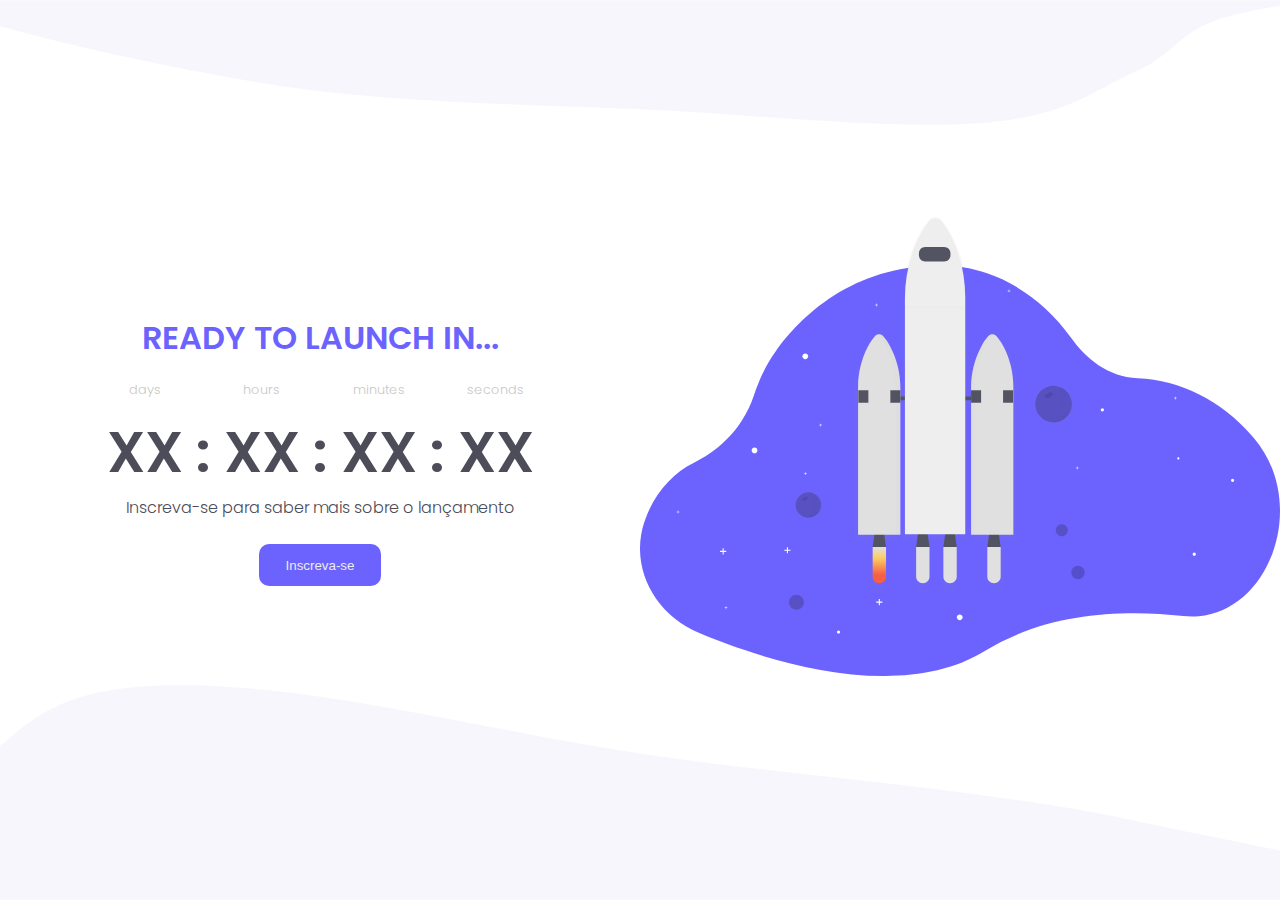
<file: Countdown/index.html>
<!DOCTYPE html>
<html lang="en">
<head>
  <meta charset="UTF-8">
  <meta http-equiv="X-UA-Compatible" content="IE=edge">
  <meta name="viewport" content="width=device-width, initial-scale=1.0">
  <link rel="stylesheet" media="screen" type="text/css" href="./style.css">
  <title>Countdown</title>
</head>
<body>
  <div class="background">
    <div class="launch-info">
      <h2 class="title">ready to launch in...</h2>

      <h1 class="timer">
        <span class="days">XX</span> : <span class="hours">XX</span> : <span class="minutes">XX</span> : <span class="seconds">XX</span>
      </h1>
      <p class="description">Inscreva-se para saber mais sobre o lançamento</p>
      <button class="subscribe-button">Inscreva-se</button>
    </div>
    <div class="launch-image">
      <img src="./images/rocket.svg">
    </div>
  </div>
  <script src="./main.js"></script>
</body>
</html>
</file>
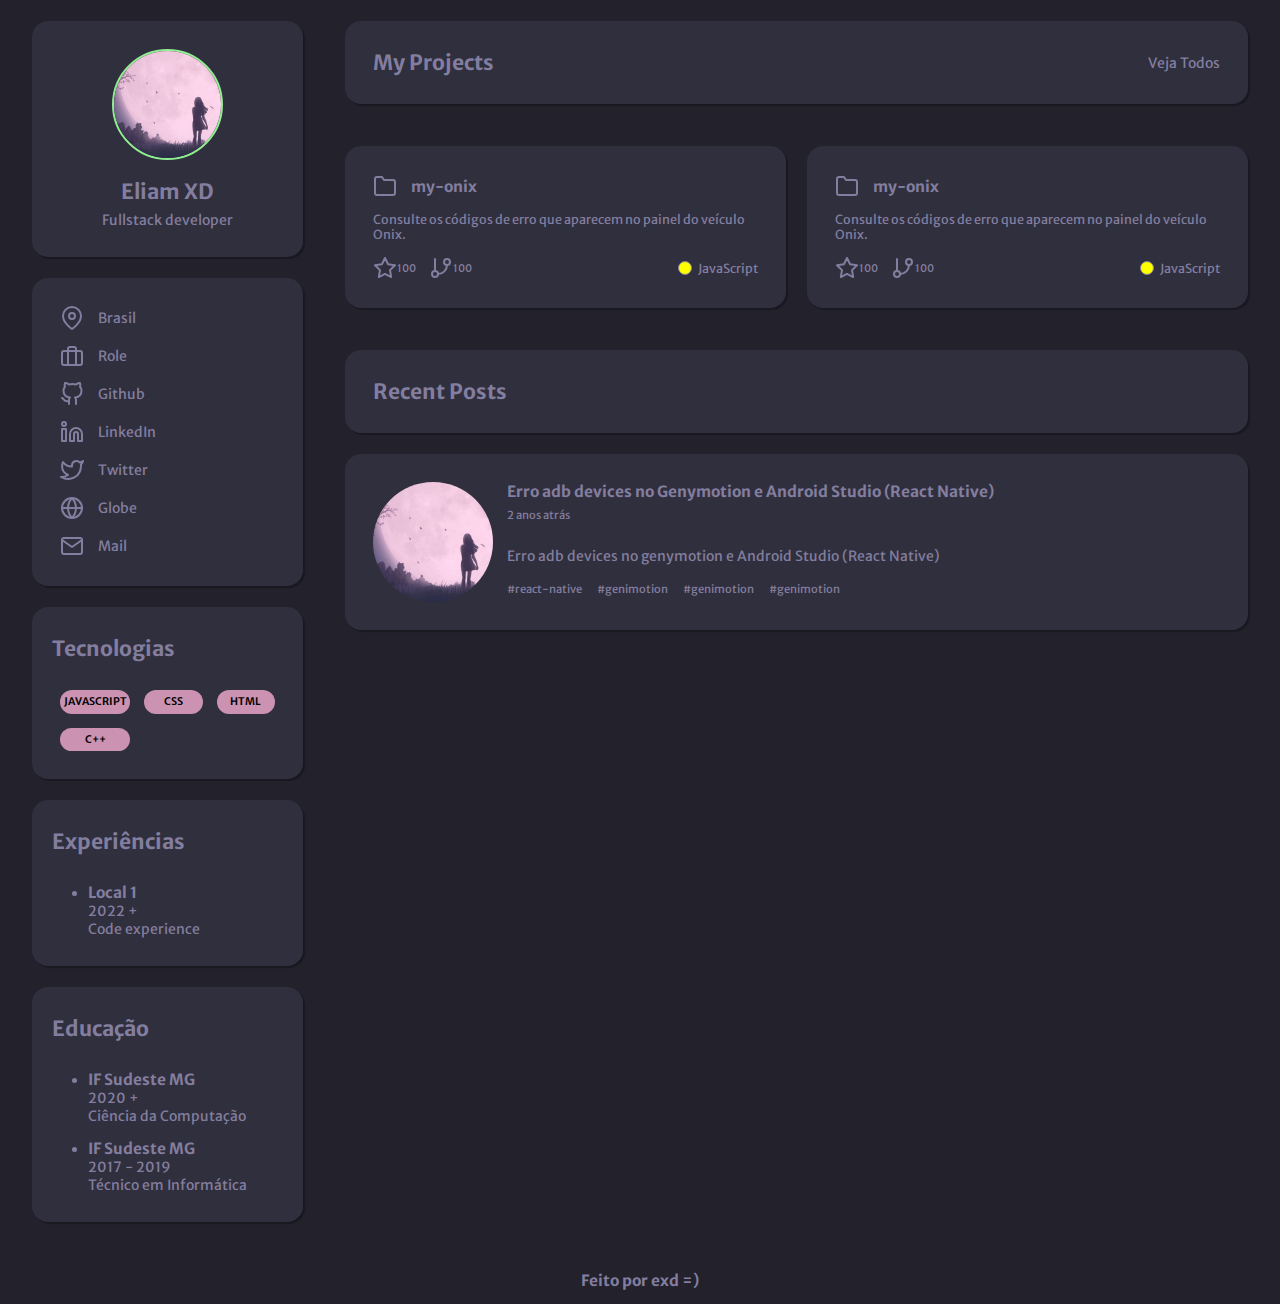
<file: Portfolio/index.html>
<!DOCTYPE html>
<html lang="pt-BR">
<head>
  <meta charset="UTF-8">
  <meta http-equiv="X-UA-Compatible" content="IE=edge">
  <meta name="viewport" content="width=device-width, initial-scale=1.0">
  <title>Portfolio</title>
  <link rel="stylesheet" type="text/css" media="screen" href="style.css">
  <link rel="icon" href="./assets/favicon.ico">
</head>
<body>
  <main>
    <!-- LEFT COLUMN -->
    <div class="personal-info-container">
      <!-- PROFILE -->
      <div class="card c-person">
        <img src="./img/user.png" alt="Profile Picture" class="user-img lightgreen-border">
        <h2>Eliam XD</h2>
        <p class="description">Fullstack developer</p>
      </div>

      <!-- ICONS | LINKS | SOCIAL MEDIA -->
      <div class="card">
        <ul class="list-info">
          <li><a href="#"><img src="./assets/map-pin.svg" alt="MapPin"><p>Brasil</p></a></li>
          <li><a href="#"><img src="./assets/briefcase.svg" alt="Role"><p>Role</p></a></li>
          <li><a href="#"><img src="./assets/github.svg" alt="Github"><p>Github</p></a></li>
          <li><a href="#"><img src="./assets/linkedin.svg" alt="LinkedIn"><p>LinkedIn</p></a></li>
          <li><a href="#"><img src="./assets/twitter.svg" alt="Twitter"><p>Twitter</p></a></li>
          <li><a href="#"><img src="./assets/globe.svg" alt="Globe"><p>Globe</p></a></li>
          <li><a href="#"><img src="./assets/mail.svg" alt="Mail"><p>Mail</p></a></li>
        </ul>
      </div>

      <!-- TECH -->
      <div class="card tech">
        <h2 class="card-recued-title">Tecnologias</h2>
        <ul class="list-skills">
          <li>javascript</li>
          <li>css</li>
          <li>html</li>
          <li>c++</li>
        </ul>
      </div>

      <!-- EXPERIENCE -->
      <div class="card experience">
        <h2 class="card-recued-title">Experiências</h2>
        <ul class="list-dot">
          <li>
            <h4>Local 1</h6>
            <span class="date-info">2022 +</span>
            <span class="info">Code experience</span>
          </li>
        </ul>
      </div>

      <!-- EDUCATION -->
      <div class="card education">
        <h2 class="card-recued-title">Educação</h2>
        <ul class="list-dot">
          <li>
            <h4>IF Sudeste MG</h6>
            <span class="date-info">2020 +</span>
            <span class="info">Ciência da Computação</span>
          </li>
          <li>
            <h4>IF Sudeste MG</h6>
            <span class="date-info">2017 - 2019</span>
            <span class="info">Técnico em Informática</span>
          </li>
        </ul>
      </div>
    </div>

    <!-- RIGHT COLUMN -->
    <div class="projects-container">
      <!-- MY PROJECTS -->
      <div class="card my-projects">
        <h2>My Projects</h2>
        <a href="#">Veja Todos</a> 
      </div>

      <!-- PROJECTS -->
      <div class="container-projects">
        <div class="card project">
          <div class="project-header">
            <a href="#"><img src="./assets/folder.svg" alt="Folder"><h4>my-onix</h4></a>
          </div>
          <p class="project-desc">Consulte os códigos de erro que aparecem no painel do veículo Onix.</p>
          <div class="project-footer">
            <div class="counter-info">
              <div class="star"><img src="./assets/star.svg" alt="Star"><span>100</span></div>
              <div class="branch"><img src="./assets/git-branch.svg" alt="Git-Branch"><span>100</span></div>
            </div>
            <div class="language"><span class="language-color"></span><p>JavaScript</p></div>
          </div>
        </div>

        <div class="card project">
          <div class="project-header">
            <a href="#"><img src="./assets/folder.svg" alt="Folder"><h4>my-onix</h4></a>
          </div>
          <p class="project-desc">Consulte os códigos de erro que aparecem no painel do veículo Onix.</p>
          <div class="project-footer">
            <div class="counter-info">
              <div class="star"><img src="./assets/star.svg" alt="Star"><span>100</span></div>
              <div class="branch"><img src="./assets/git-branch.svg" alt="Git-Branch"><span>100</span></div>
            </div>
            <div class="language"><span class="language-color"></span><p>JavaScript</p></div>
          </div>
        </div>
        
      </div>
      
      <!-- RECENT POSTS -->
      <div class="card">
        <h2>Recent Posts</h2>
      </div>

      <!-- POSTS -->
      <div class="card">
        <div class="post-container">
          <img src="./img/user.png" alt="Profile Picture" class="user-img">
          <div class="post-info">
            <h4>Erro adb devices no Genymotion e Android Studio (React Native)</h4>
            <p class="post-time">2 anos atrás</p>
            <p class="post-info">Erro adb devices no genymotion e Android Studio (React Native)</p>
            <div class="tags">
              <span><a href="#">#react-native</a></span>
              <span><a href="#">#genimotion</a></span>
              <span><a href="#">#genimotion</a></span>
              <span><a href="#">#genimotion</a></span>
            </div>
          </div>
        </div>
      </div>
    </div>
  </main>

  <!-- FOOTER -->
  <footer>
    <h4>Feito por exd =)</h4>
  </footer>

</body>
</html>
</file>
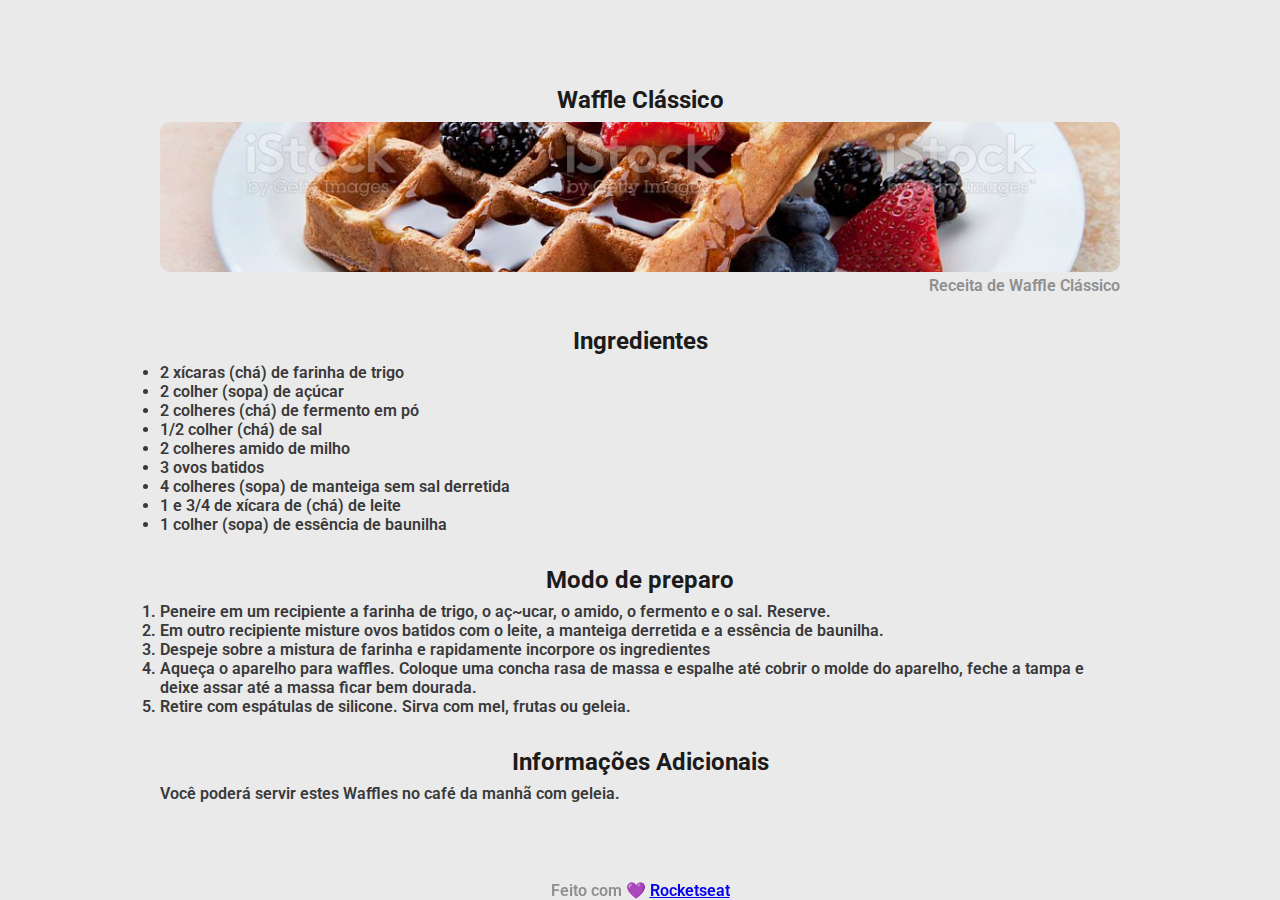
<file: Página de Receitas/index.html>
<!DOCTYPE html>
<html lang="pt-BR">
<head>
  <meta charset="UTF-8">
  <meta http-equiv="X-UA-Compatible" content="IE=edge">
  <meta name="viewport" content="width=device-width, initial-scale=1.0">
  <link rel="stylesheet" media="screen" type="text/css" href="./style.css">
  <title>Receitas</title>
</head>
<body>
  <div class="container-out">
    <div class="container-in">
      <h2>Waffle Clássico</h2>

      <figure>
        <img src="./imgs/waffle.jpg" alt="Texto descritivo da imagem" />
        <figcaption>Receita de Waffle Clássico</figcaption>
      </figure>

      <h2>Ingredientes</h2>
      <ul>
        <li>2 xícaras (chá) de farinha de trigo</li>
        <li>2 colher (sopa) de açúcar</li>
        <li>2 colheres (chá) de fermento em pó</li>
        <li>1/2 colher (chá) de sal</li>
        <li>2 colheres amido de milho</li>
        <li>3 ovos batidos</li>
        <li>4 colheres (sopa) de manteiga sem sal derretida</li>
        <li>1 e 3/4 de xícara de (chá) de leite</li>
        <li>1 colher (sopa) de essência de baunilha</li>
      </ul>

      <h2>Modo de preparo</h2>
      <ol>
        <li>Peneire em um recipiente a farinha de trigo, o aç~ucar, o amido, o fermento e o sal. Reserve.</li>
        <li>Em outro recipiente misture ovos batidos com o leite, a manteiga derretida e a essência de baunilha.</li>
        <li>Despeje sobre a mistura de farinha e rapidamente incorpore os ingredientes</li>
        <li>Aqueça o aparelho para waffles. Coloque uma concha rasa de massa e espalhe até cobrir o molde do aparelho, feche a tampa e deixe assar até a massa ficar bem dourada.</li>
        <li>Retire com espátulas de silicone. Sirva com mel, frutas ou geleia.</li>
      </ol>

      <h2>Informações Adicionais</h2>
      <p>Você poderá servir estes Waffles no café da manhã com geleia.</p>
    </div>
  </div>

  <footer>
    <p>Feito com 💜 <a href="#">Rocketseat</a></p>
  </footer>
  
</body>
</html>
</file>
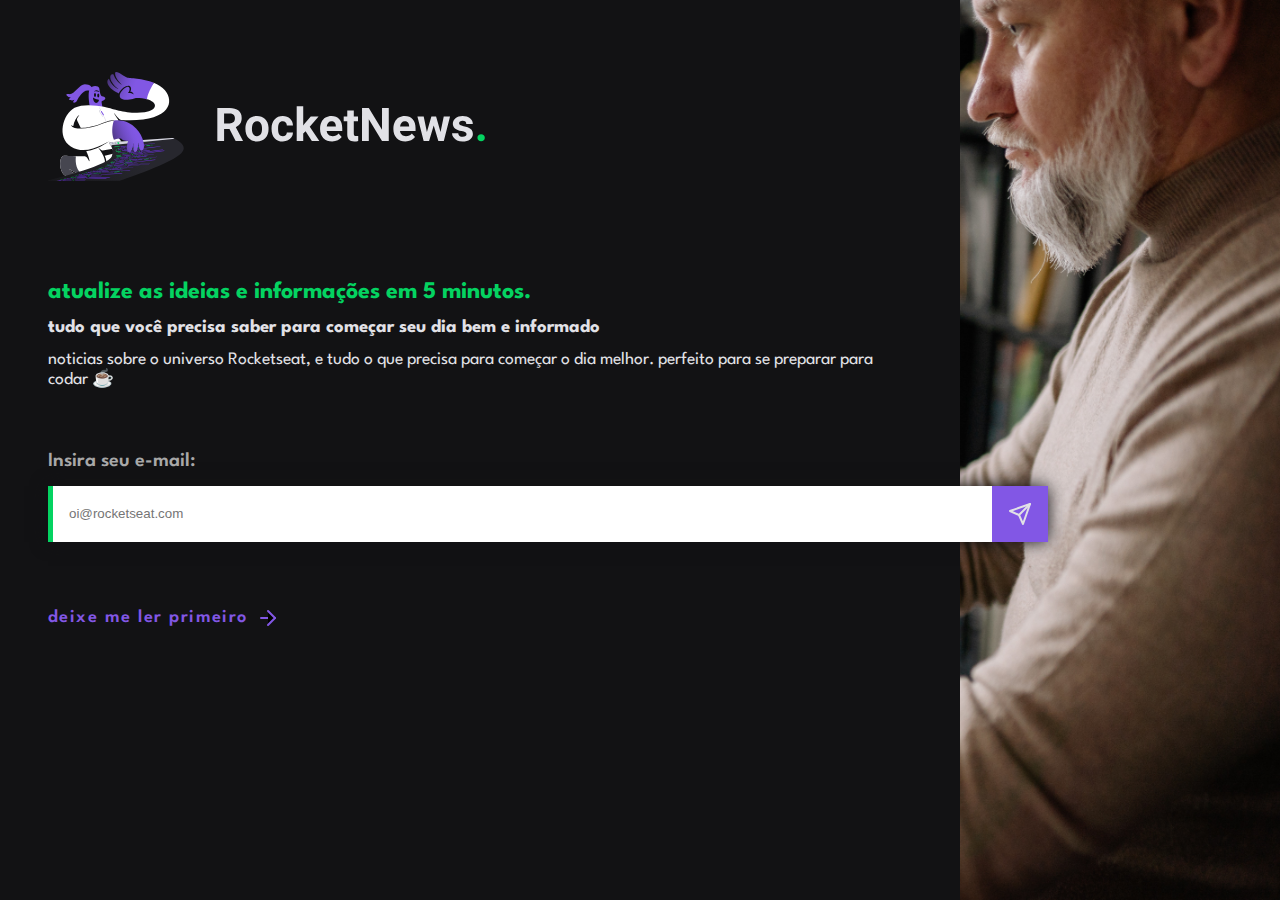
<file: RocketNews/index.html>
<!DOCTYPE html>
<html lang="en">
<head>
  <meta charset="UTF-8">
  <meta http-equiv="X-UA-Compatible" content="IE=edge">
  <meta name="viewport" content="width=device-width, initial-scale=1.0">
  <link rel="stylesheet" type="text/css" href="style.css" media="screen">
  <title>RocketNews</title>
</head>
<body>
  <div class="bg">
    <div class="bg-solid">
      <div class="container">
        <img src="./assets/logo.svg" class="logo">
        <h2>atualize as ideias e informações em 5 minutos.</h2>
        <h3>tudo que você precisa saber para começar seu dia bem e informado</h3>
        <p>noticias sobre o universo Rocketseat, e tudo o que precisa para começar o dia melhor. perfeito para se preparar para codar ☕</p>
        <form>
          <label for="email">Insira seu e-mail:</label>
        <div class="input-with-symbol">
            <input type="email" name="email" placeholder="oi@rocketseat.com"><img class="symbol" src="./assets/send.svg">
        </div>

        <a href='#' class="read-first">deixe me ler primeiro <img src="./assets/arrow-right.svg" alt="ler primeiro"></a>

        </form>
      </div>
    </div>
    <div class="bg-img"></div>
  </div>
  <h1></h1>
</body>
</html>
</file>
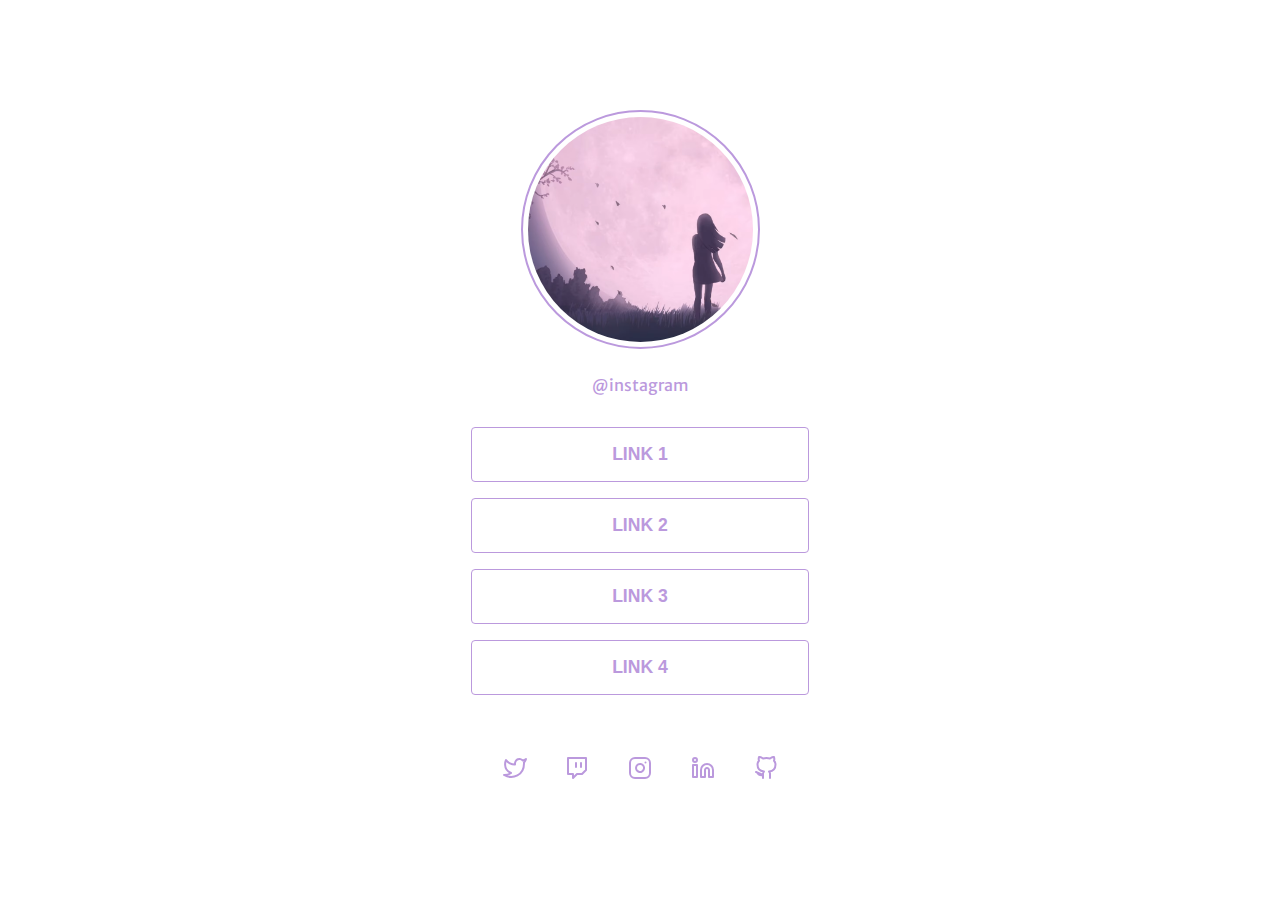
<file: Social Tree/index.html>
<!DOCTYPE html>
<html lang="en">
<head>
  <meta charset="UTF-8">
  <meta http-equiv="X-UA-Compatible" content="IE=edge">
  <meta name="viewport" content="width=device-width, initial-scale=1.0">
  <link rel="stylesheet" media="screen" type="text/css" href="style.css">
  <title>Social Tree</title>
</head>
<body>
  <main>
    <div class="inner-container">
      <div class="info-top">
        <img class="avatar" src="./img/user.png" alt="Picture">
        <a href="https://www.instagram.com/" class="instagram">@instagram</a>
      </div>

      <button type="button">Link 1</button>
      <button type="button">Link 2</button>
      <button type="button">Link 3</button>
      <button type="button">Link 4</button>

      <div class="info-footer">
        <a href="#"><img src="./assets/twitter.svg"></a>
        <a href="#"><img src="./assets/twitch.svg"></a>
        <a href="#"><img src="./assets/instagram.svg"></a>
        <a href="#"><img src="./assets/linkedin.svg"></a>
        <a href="#"><img src="./assets/github.svg"></a>
      </div>
      
    </div>
  </main>
</body>
</html>
</file>
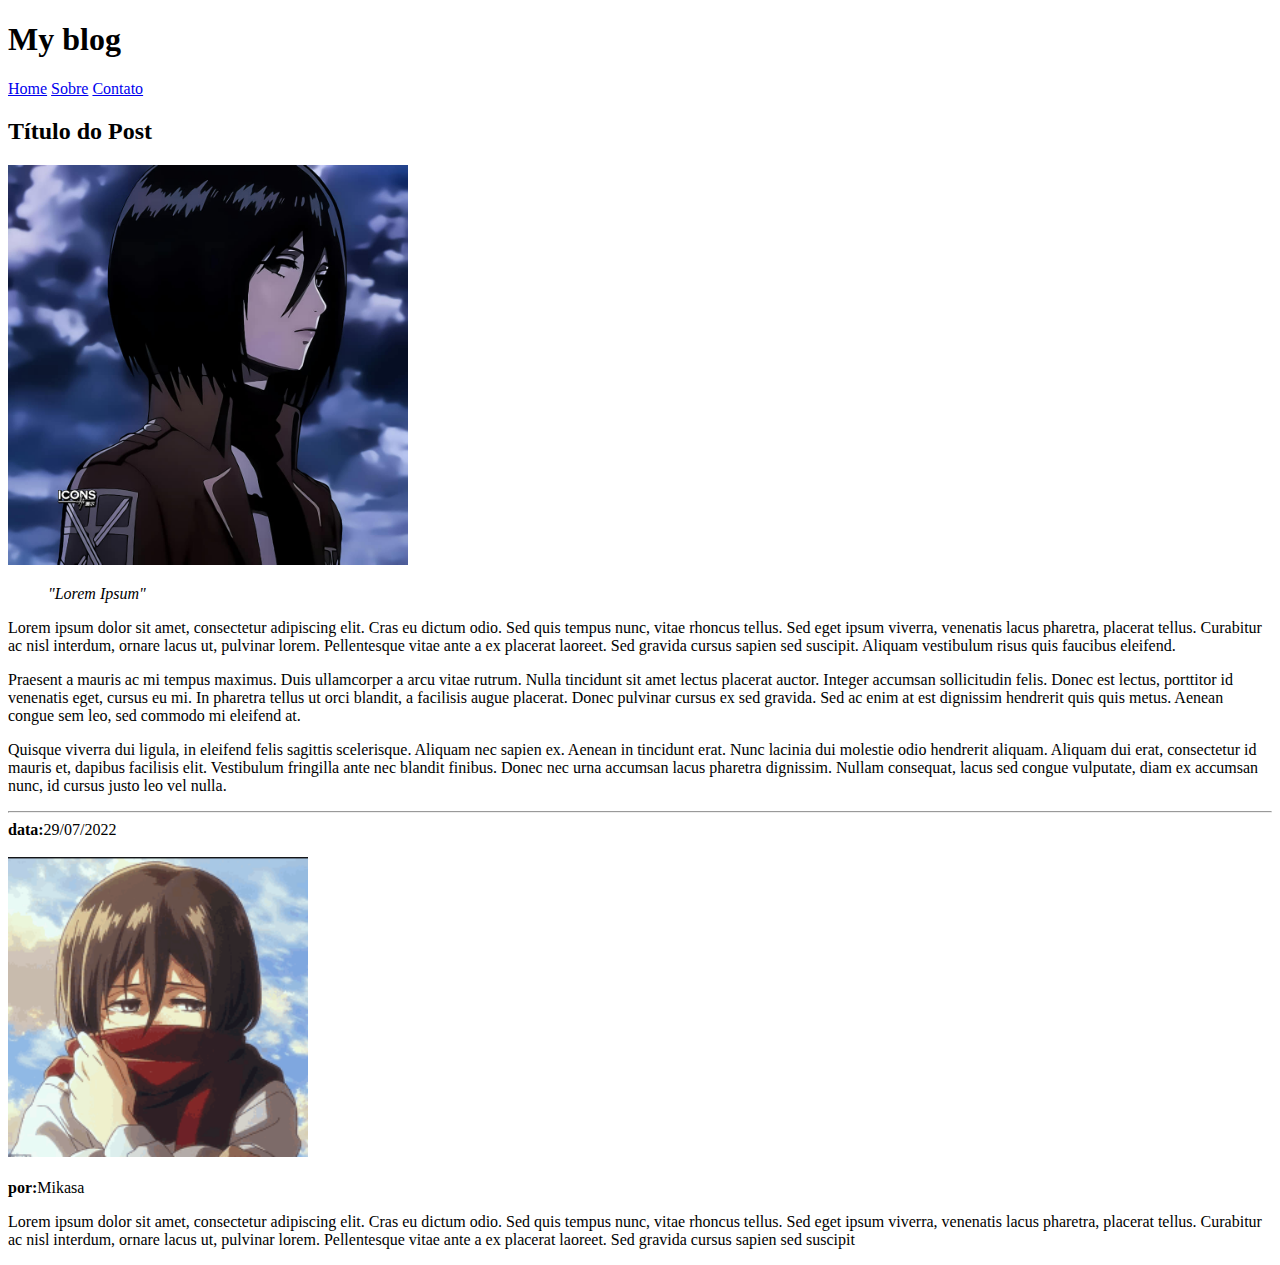
<file: Desafios HTML/Blog Post/index.html>
<!DOCTYPE html>
<html lang="pt-BR">
<head>
  <meta charset="UTF-8">
  <meta http-equiv="X-UA-Compatible" content="IE=edge">
  <meta name="viewport" content="width=device-width, initial-scale=1.0">
  <title>Blog Post</title>
</head>
<body>
  <header>
    <h1>My blog</h1>
    <a href=#>Home</a> <a href=#>Sobre</a> <a href=#>Contato</a>
    
    <article>
      <h2>Título do Post</h2>
      <img src="./imgs/img1.jpg" width="400px"><br>
      <blockquote><cite>"Lorem Ipsum"</cite></blockquote>
      <p>Lorem ipsum dolor sit amet, consectetur adipiscing elit. Cras eu dictum odio. Sed quis tempus nunc, vitae rhoncus tellus. Sed eget ipsum viverra, venenatis lacus pharetra, placerat tellus. Curabitur ac nisl interdum, ornare lacus ut, pulvinar lorem. Pellentesque vitae ante a ex placerat laoreet. Sed gravida cursus sapien sed suscipit. Aliquam vestibulum risus quis faucibus eleifend.</p>
      <p>Praesent a mauris ac mi tempus maximus. Duis ullamcorper a arcu vitae rutrum. Nulla tincidunt sit amet lectus placerat auctor. Integer accumsan sollicitudin felis. Donec est lectus, porttitor id venenatis eget, cursus eu mi. In pharetra tellus ut orci blandit, a facilisis augue placerat. Donec pulvinar cursus ex sed gravida. Sed ac enim at est dignissim hendrerit quis quis metus. Aenean congue sem leo, sed commodo mi eleifend at.</p>
      <p>Quisque viverra dui ligula, in eleifend felis sagittis scelerisque. Aliquam nec sapien ex. Aenean in tincidunt erat. Nunc lacinia dui molestie odio hendrerit aliquam. Aliquam dui erat, consectetur id mauris et, dapibus facilisis elit. Vestibulum fringilla ante nec blandit finibus. Donec nec urna accumsan lacus pharetra dignissim. Nullam consequat, lacus sed congue vulputate, diam ex accumsan nunc, id cursus justo leo vel nulla.</p>
      <hr>
      <aside>
        <b>data:</b>29/07/2022<br><br>
        <img src="./imgs/img2.png" width="300px"><br><br>
        <b>por:</b>Mikasa<br>
        <p>Lorem ipsum dolor sit amet, consectetur adipiscing elit. Cras eu dictum odio. Sed quis tempus nunc, vitae rhoncus tellus. Sed eget ipsum viverra, venenatis lacus pharetra, placerat tellus. Curabitur ac nisl interdum, ornare lacus ut, pulvinar lorem. Pellentesque vitae ante a ex placerat laoreet. Sed gravida cursus sapien sed suscipit</p>
      </aside>
    </article>
  </header>
</body>
</html>
</file>
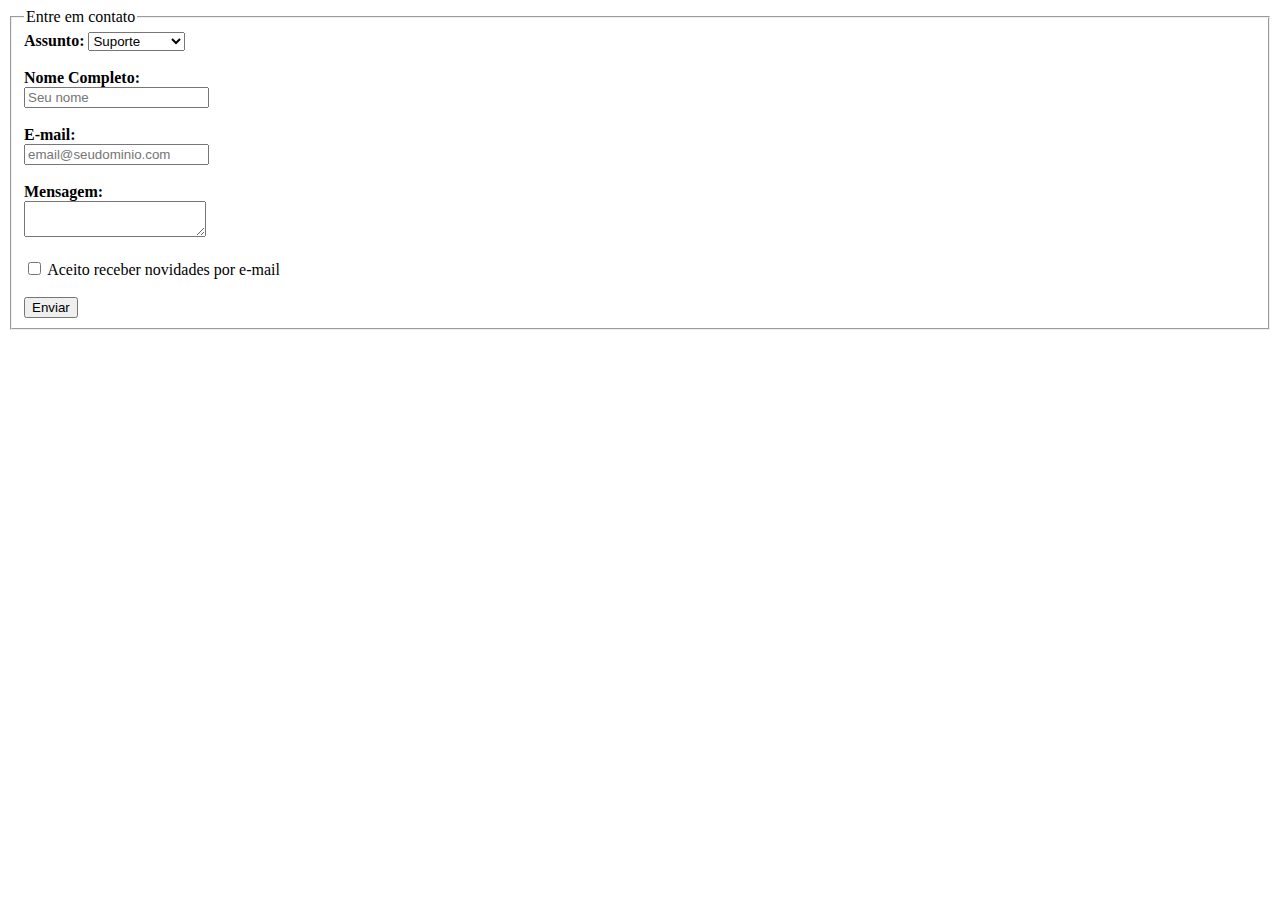
<file: Desafios HTML/Formulário de Contato/index.html>
<!DOCTYPE html>
<html lang="pt-BR">
<head>
  <meta charset="UTF-8">
  <meta http-equiv="X-UA-Compatible" content="IE=edge">
  <meta name="viewport" content="width=device-width, initial-scale=1.0">
  <title>Contato</title>
</head>
<body>
  <form>
    <fieldset>
      <legend>Entre em contato</legend>

      <label for="assunto"><b>Assunto:</b></label>
      <select>
        <option value="suporte">Suporte</option>
        <option value="sugestao">Sugestão</option>
        <option value="reclamacao">Reclamação</option>
      </select>

      <br><br>

      <label for="nome"><b>Nome Completo:</b></label><br>
      <input type="text" name="nome" placeholder="Seu nome">

      <br><br>

      <label for="email"><b>E-mail:</b></label><br>
      <input type="email" name="email" placeholder="email@seudominio.com">

      <br><br>

      <label for="text"><b>Mensagem:</b></label><br>
      <textarea></textarea>

      <br><br>

      <input type="checkbox" name="subscribe">
      <label for = "subscribeNews">Aceito receber novidades por e-mail</label>

      <br><br>

      <button type = "submit">Enviar</button>


    </fieldset>
  </form>
</body>
</html>
</file>
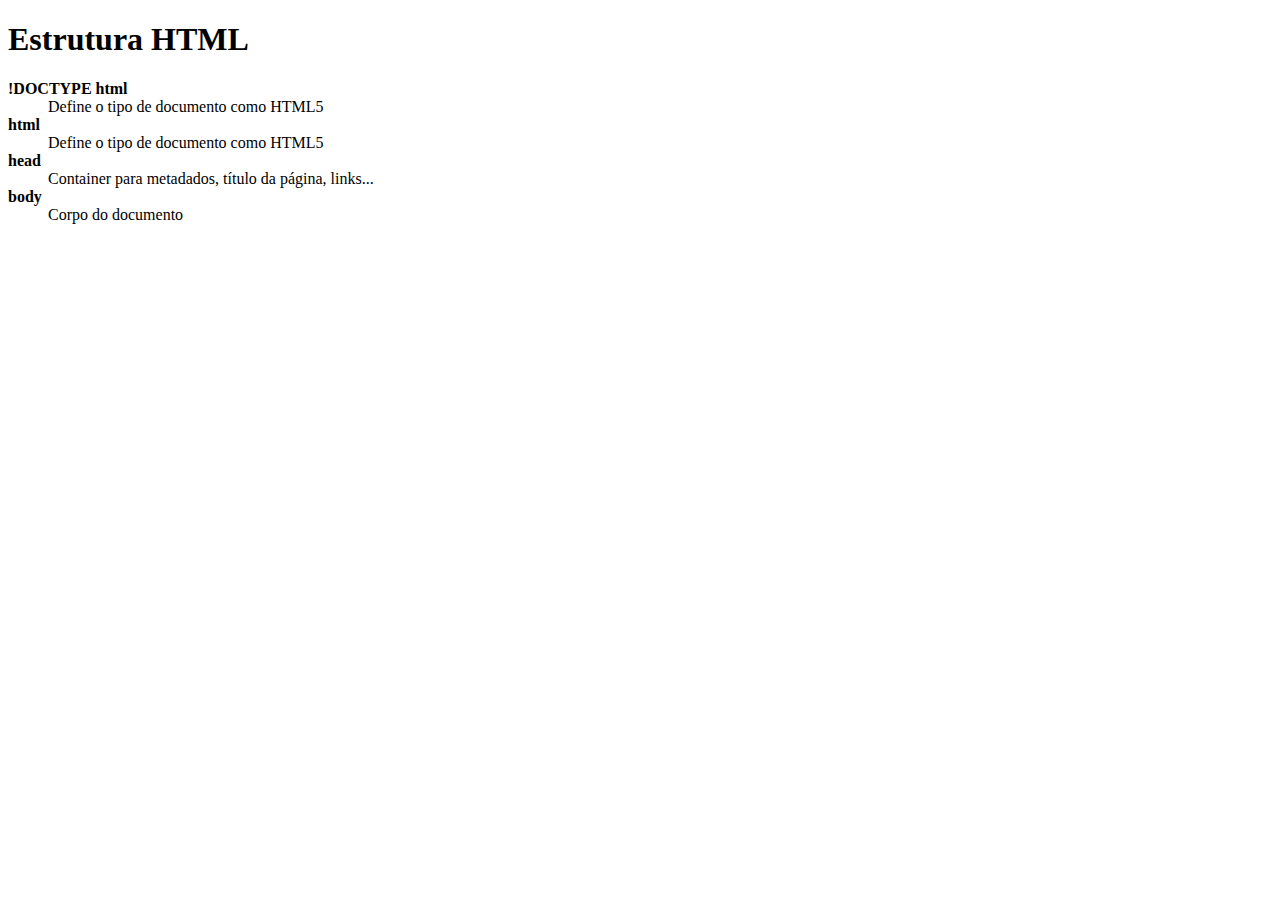
<file: Desafios HTML/Glossário/index.html>
<!DOCTYPE html>
<html lang="pt-BR">
<head>
  <meta charset="UTF-8">
  <meta http-equiv="X-UA-Compatible" content="IE=edge">
  <meta name="viewport" content="width=device-width, initial-scale=1.0">
  <title>Glossário</title>
</head>
<body>
  <h1>Estrutura HTML</h1>
  <dl>
    <dt><b>!DOCTYPE html</b></dt>
    <dd>Define o tipo de documento como HTML5</dd>

    <dt><b>html</b></dt>
    <dd>Define o tipo de documento como HTML5</dd>

    <dt><b>head</b></dt>
    <dd>Container para metadados, título da página, links...</dd>

    <dt><b>body</b></dt>
    <dd>Corpo do documento</dd>
  </dl>
</body>
</html>
</file>
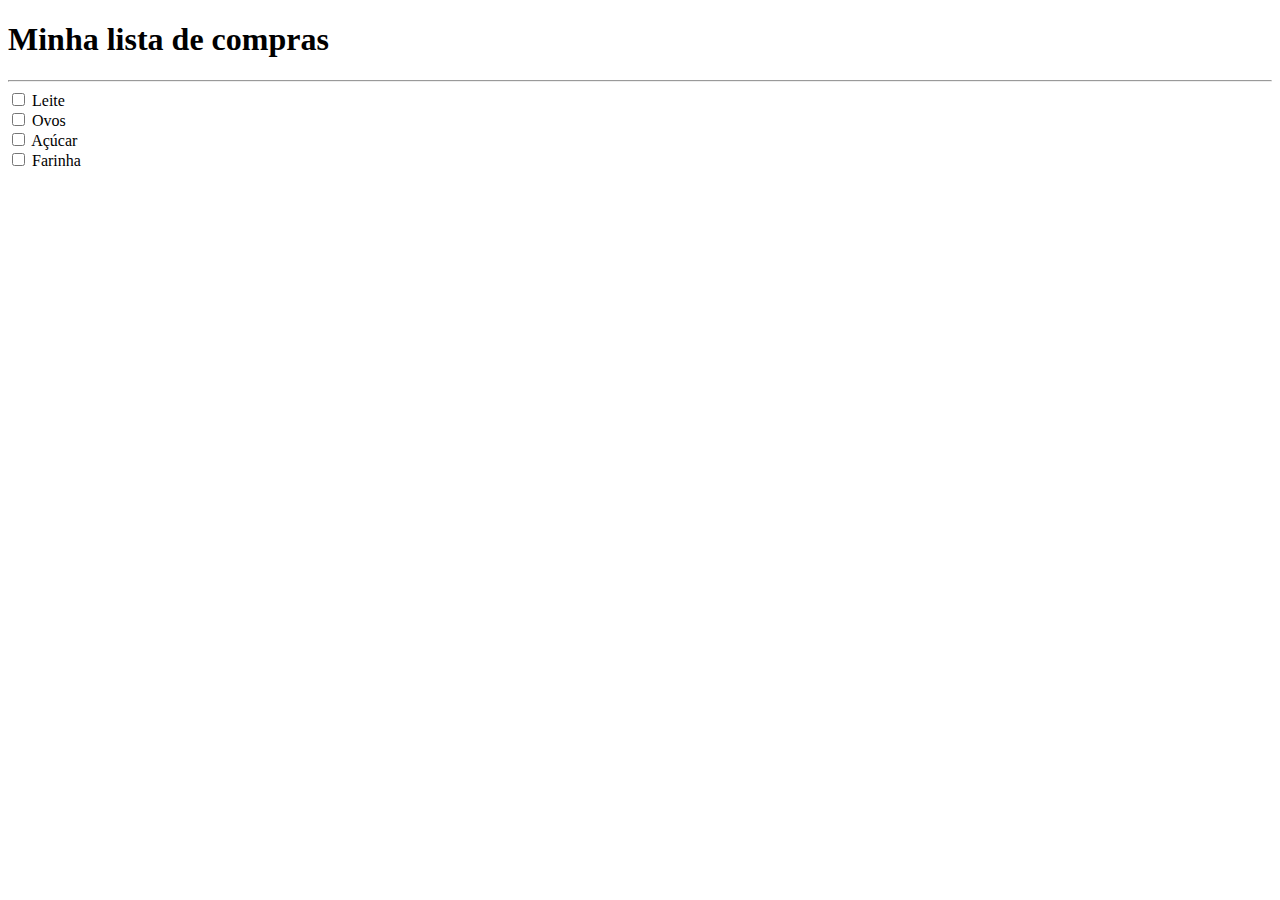
<file: Desafios HTML/Lista de Compras/index.html>
<!DOCTYPE html>
<html lang="pt-BR">
<head>
  <meta charset="UTF-8">
  <meta http-equiv="X-UA-Compatible" content="IE=edge">
  <meta name="viewport" content="width=device-width, initial-scale=1.0">
  <title>Lista de Compras</title>
</head>
<body>
  <h1>Minha lista de compras</h1>
  <hr>
  <form>
    <input type="checkbox" name="lisa-de-compras" value="leite" id="leite">
    <label for="leite">Leite</label><br>

    <input type="checkbox" name="lisa-de-compras" value="ovos" id="ovos">
    <label for="ovos">Ovos</label><br>

    <input type="checkbox" name="lisa-de-compras" value="acucar" id="acucar">
    <label for="acucar">Açúcar</label><br>
    
    <input type="checkbox" name="lisa-de-compras" value="farinha" id="farinha">
    <label for="farinha">Farinha</label>
  </form>
</body>
</html>
</file>
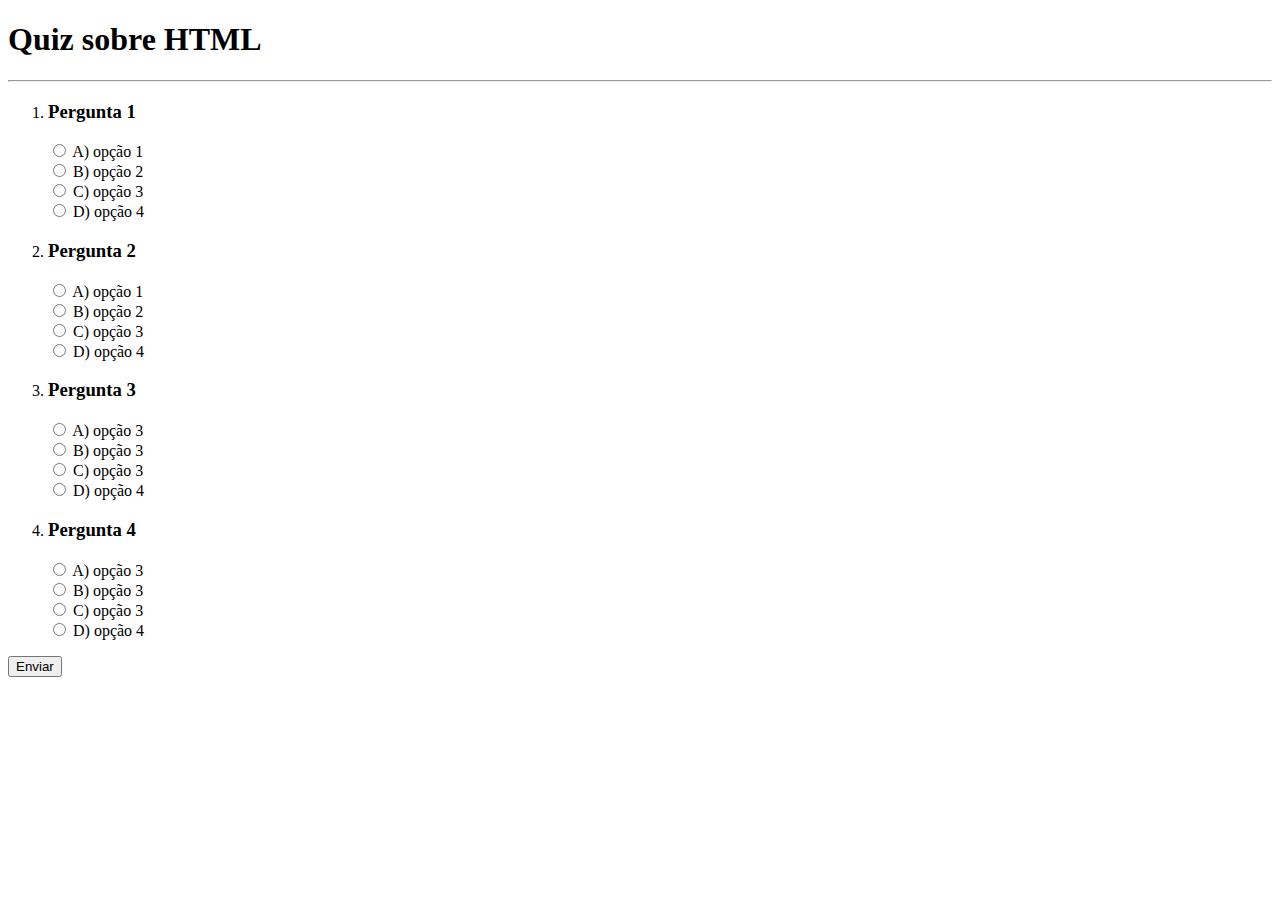
<file: Desafios HTML/Quiz/index.html>
<!DOCTYPE html>
<html lang="pt-BR">
<head>
  <meta charset="UTF-8">
  <meta http-equiv="X-UA-Compatible" content="IE=edge">
  <meta name="viewport" content="width=device-width, initial-scale=1.0">
  <title>Quiz</title>
</head>
<body>
  <h1>Quiz sobre HTML</h1>
  <hr>
  <form>
    <ol>
      <li>
        <h3>Pergunta 1</h3>
        <div>
          <input type="radio" name="question-1" id="question-1-a" value="A" />
          <label for="question-1-a">A) opção 1</label>
        </div>
        <div>
          <input type="radio" name="question-1" id="question-1-b" value="B" />
          <label for="question-1-b">B) opção 2</label>
        </div>
        <div>
          <input type="radio" name="question-1" id="question-1-c" value="C" />
          <label for="question-1-c">C) opção 3</label>
        </div>
        <div>
          <input type="radio" name="question-1" id="question-1-d" value="D" />
          <label for="question-1-d">D) opção 4</label>
        </div>
      </li>
      
      <li>
        <h3>Pergunta 2</h3>
        <div>
          <input type="radio" name="question-2" id="question-2-a" value="A" />
          <label for="question-2-a">A) opção 1</label>
        </div>
        <div>
          <input type="radio" name="question-2" id="question-2-b" value="B" />
          <label for="question-2-b">B) opção 2</label>
        </div>
        <div>
          <input type="radio" name="question-2" id="question-2-c" value="C" />
          <label for="question-2-c">C) opção 3</label>
        </div>
        <div>
          <input type="radio" name="question-2" id="question-2-d" value="D" />
          <label for="question-2-d">D) opção 4</label>
        </div>
      </li>
      
      <li>
        <h3>Pergunta 3</h3>
        <div>
          <input type="radio" name="question-3" id="question-3-a" value="A" />
          <label for="question-3-a">A) opção 3</label>
        </div>
        <div>
          <input type="radio" name="question-3" id="question-3-b" value="B" />
          <label for="question-3-b">B) opção 3</label>
        </div>
        <div>
          <input type="radio" name="question-3" id="question-3-c" value="C" />
          <label for="question-3-c">C) opção 3</label>
        </div>
        <div>
          <input type="radio" name="question-3" id="question-3-d" value="D" />
          <label for="question-3-d">D) opção 4</label>
        </div>
      </li>

      <li>
        <h3>Pergunta 4</h3>
        <div>
          <input type="radio" name="question-4" id="question-4-a" value="A" />
          <label for="question-4-a">A) opção 3</label>
        </div>
        <div>
          <input type="radio" name="question-4" id="question-4-b" value="B" />
          <label for="question-4-b">B) opção 3</label>
        </div>
        <div>
          <input type="radio" name="question-4" id="question-4-c" value="C" />
          <label for="question-4-c">C) opção 3</label>
        </div>
        <div>
          <input type="radio" name="question-4" id="question-4-d" value="D" />
          <label for="question-4-d">D) opção 4</label>
        </div>
      </li>
    </ol>
    <input type="submit" value="Enviar">
  </form>
</body>
</html>
</file>
<file: Countdown/style.css>
@import url('https://fonts.googleapis.com/css2?family=Poppins:wght@300;400;500&display=swap');

:root {
  --black: #4D4C59;
  --purple: #6C63FF;
  --transparent-purple: #6b63ff00;
	--light-grey: #C8C8C8;
  --text-color: #9C9AB6;
  --white-smoke: #ebebeb;

  --transition: 250ms;
}

*, ::before, ::after {
  margin: 0;
  padding: 0;
}

body {
  font-family: 'Poppins', sans-serif;
  color: var(--black);
}


@media screen and (min-width: 801px) {
  body {
    font-size: 16px;
  }
  .background {
    grid-template-columns: 1fr 1fr;
  }
}
@media screen and (min-width: 801px) and (max-width: 850px) {
  body {
    font-size: 14px;
  }
}
@media screen and (max-width: 800px) {
  body {
    font-size: 14px;
  }
  .background {
    grid-template-rows: 1fr 1fr;
  }
}

.background {
  background-image: url('./images/top-image.svg'), url('./images/bottom-image.svg');
  background-position: top, bottom;
  background-repeat: no-repeat, no-repeat;
  background-size:contain;
  height: 100vh;
  width: 100vw;

  display: grid;
  
  justify-content: center;
  align-items: center;
  text-align: center;
}

.launch-image img {
  width: 100%;
}

h1 { font-size: 3.5em; }
h2 { font-size: 2em; }

.title {
  font-weight: 600;
  text-transform: uppercase;
  color: var(--purple);
  padding-bottom: 3rem;
}

.timer {
  font-weight: 600;
}

.timer span {
  position:relative;
  box-sizing: border-box;
}

.days::before { content: "days"; }
.hours::before { content: "hours"; }
.minutes::before { content: "minutes"; }
.seconds::before { content: "seconds"; }

.timer span::before {
  color: var(--light-grey);
  font-weight: 300;
  position: absolute;
  font-size: 0.8rem;
  top: -2rem;
  width: 100%;
}

.description {
  padding-bottom: 1.5rem;
  font-weight: 300;
}

.subscribe-button {
  color: var(--white-smoke);
  background-color: var(--purple);
  border: none;
  padding: 1em 2em;
  border-radius: 10px;
  cursor:pointer;

  transition: color var(--transition);
}

.subscribe-button:hover {
  color: white;
}
</file>
<file: Portfolio/style.css>
@import url('https://fonts.googleapis.com/css2?family=Merriweather+Sans:wght@300&display=swap');

:root {
  font-family: 'Merriweather Sans', sans-serif;
  color: var(--text-color);
  font-size: 14px;
  font-weight: 400;

  --body-bg-color: #22212C;
  --text-color: #837E9F;
  --bg-cards: #302F3D;
  --bg-techs: #CB92B1;
  --radius-card: 16px;
  --transition: 250ms;
}

*, ::after, ::before {
  margin: 0;
  padding: 0;
}

/* RESPONSIVE */


@media screen and (max-width: 880px) {
  body { font-size: 12px; }

  main {
    grid-template-columns: 1fr;
    max-width: 700px;
  }

  .list-skills { grid-template-columns: 1fr 1fr 1fr 1fr; }
}

@media screen and (min-width: 881px) {
  main {
    grid-template-columns: 0.3fr 1fr;
    max-width: 1300px;
  }
  
  .list-skills { grid-template-columns: 1fr 1fr 1fr; }
}

body {
  background-color: var(--body-bg-color);
}

main {
  display: grid;
  justify-content: center;
  gap: 3rem;
  padding: 0 2.5vw;
  margin: 0 auto;
}

.card {
  margin: 1.5rem 0;
  background-color: var(--bg-cards);
  border-radius: var(--radius-card);
  padding: 2rem;
  box-shadow: 2px 2px 1px rgba(0, 0, 0, 0.25);
}

.c-person { text-align: center; }

.c-person h2 { padding: 1rem 0 0.4rem 0; }

.list-skills, .list-info {
  list-style-type: none;
}

.list-info li a{
  display: flex;
  gap: 1rem;
  align-items: center;
  word-break: break-word;
}

.list-info li:not(:first-child) {
  padding-top: 1rem;
}

.user-img {
  width: 50%;
  min-width: 70px;
  max-width: 120px;

  height: 50%;
  min-height: 70px;
  max-height: 120px;

  border-radius: 50%;
  object-fit: cover;
}

.lightgreen-border { border: 2px solid lightgreen; }

.list-skills {
  display: grid;
  gap: 1rem;
}

.card-recued-title {
  padding-bottom: 2rem;
  margin-left: -0.6rem;
}

.list-skills li {
  background-color: var(--bg-techs);
  border-radius: var(--radius-card);
  padding: 0.5em 0.35em;

  /* text */
  text-align: center;
  color: black;
  font-size: 0.75em;
  font-weight: 600;
  text-transform: uppercase;
}

.list-dot { padding-left: 2rem; }

.list-dot li:not(:first-child) { padding-top: 1rem; }

.date-info, .info { display: block; }

.my-projects {
  display: flex;
  justify-content: space-between;
  align-items: center;
}

a {
  color: var(--text-color);
  text-decoration: none;
  transition: color var(--transition);
}

a:visited, a:link, a:active { color: var(--text-color); }

a:hover { color: var(--bg-techs); }

.container-projects {
  display: grid;
  grid-template-columns: 1fr 1fr;
  gap: 1.5rem;
}

.project-header a{
  display: flex;
  align-items: center;
  gap: 1rem;
  padding-bottom: 1rem;
}

.project p { font-size: 0.9em; }

.project-desc { padding-bottom: 1rem; }

.project-footer {
  display: flex;
  justify-content: space-between;
  align-items: center;
}

.star { padding-right: 0.75rem; }

.star, .branch { font-size: 0.75em; }

.star, .branch, .language {
  display: inline-flex;
  vertical-align: middle;
  align-items: center;
}

.language-color {
  background-color: yellow;
  width: 12px;
  height: 12px;
  border-radius: 50%;
  margin-right: 6px;
  border: 1px solid var(--text-color);
}

.post-container {
  display: flex;
  gap: 1rem;
}

h4 {
  font-weight: 700;
  font-size: 1.1em;
}

.post-time {
  font-size: 0.8em;
  padding: 0.5rem 0 1.75rem 0;
}

.tags {
  padding-top: 1rem;
}

.tags span {
  font-size: 0.8em;
  padding-right: 12px;
}

footer {
  padding: 2rem 0 1rem 0;
  text-align: center;
}
</file>
<file: Página de Receitas/style.css>
@import url('https://fonts.googleapis.com/css2?family=Roboto:wght@100&display=swap');

* {
  margin: 0;
  padding: 0;
  box-sizing: border-box;
}

:root {
  /* Colors */
  --white-page-bg: #EAEAEA;
  --white-receipt-bg: #FFFFFF;
  --title: #1B1B1B;
  --texts: #39393A;
  --text-desc: #8F8F8F;

  /* Others Vars */
  --border-radius: 10px;
}

body {
  background: #eaeaea;
  font-family: 'Roboto', sans-serif;
  color: var(--texts);
  font-weight: 600;
}

img {
  border-radius: var(--border-radius);
  width: 100%;
  max-height: 150px;
  object-fit: cover;
}

h1, h2 {
  text-align: center;
  padding: 2rem 0 0.5rem 0;
  color: var(--title);
}

figcaption, footer { color: var(--text-desc); }

figcaption { text-align: right; }

.container-out {
  display: grid;
  align-items: center;
  justify-content: center;
}

.container-in {
  margin-top: 6vh;
  width: 75vw;
}

footer {
  position: fixed;
  left: 0;
  bottom: 0;
  width: 100%;
  text-align: center;
}
</file>
<file: RocketNews/style.css>
@import url('https://fonts.googleapis.com/css2?family=League+Spartan:wght@100&display=swap');

*, ::after, ::before {
  margin: 0;
}

:root {
  font-family: 'League Spartan', sans-serif;
  color: var(--text-color);

  --transition: 300ms;
  --body-bg-color: #121214;
  --text-color: #E1E1E6;
  --title-color: #04D361;
  --form-color: #A8A8A8;
  --bg-button-color: #8257e5;
}

.bg-solid {
  width: 45%;
}
.bg-img {
  width: 55%;
}

@media screen and (max-width: 1000px) {
  .bg-solid {
    width: 100%;
  }
  .bg-img {
    width: 0%;
  }
}
@media screen and (min-width: 1001px) and (max-width: 1501px) {
  .bg-solid {
    width: 75%;
  }
  .bg-img {
    width: 25%;
  }
}

.bg {
  position: absolute;
  width: 100vw;
  height: 100vh;

  z-index: -999;
}

.bg-solid {
  top:0;
  left: 0;

  height: 100%;
  background: var(--body-bg-color);

  word-break: break-word;

  transition: width var(--transition);
  z-index: -999;
}

.bg-img {
  top:0;
  right: 0;

  height: 100%;

  position: absolute;

  background: url('./assets/read_news.jpg') no-repeat right;
  background-size: cover;

  transition: width var(--transition);
  z-index: -999;
}

.container {
  padding: 8vh 3rem 0 3rem;
  z-index: 999;
}

.logo {
  width: 90%;
  max-width: 450px;
  margin-bottom: 6rem;
}

h2 { color: var(--title-color); }

h2, h3 { margin-bottom: 1rem; }

p {
  margin-bottom: 4rem;
  font-size: 1.1rem;
}

label {
  font-size: 1.25em;
  font-weight: 600;
  color: var(--form-color);
}

input {
  border: none;
  border-left: 5px solid var(--title-color);
  padding-left: 1rem;
  width: 100%;
  display: inline;
}

.input-with-symbol {
  margin-top: 1rem;
  display: flex;
  max-width: 1000px;
  width: 85vw;

  box-shadow: 0 0 16px var(--body-bg-color);
}

.symbol {
  background-color: var(--bg-button-color);
  padding: 1rem;
  cursor: pointer;
}

a { text-decoration: none; }

a:visited, a:link, a:active { color: var(--bg-button-color); }

a:hover { color: var(--bg-button-color); }

.read-first {
  font-size: 1.15em;
  font-weight: 600;
  margin-top: 4rem;
  display: flex;
  align-items: center;
  letter-spacing: .08em;
}

.read-first img {
  margin-left: .5rem;
}

input:focus{ outline: none; }
</file>
<file: Social Tree/style.css>
@import url('https://fonts.googleapis.com/css2?family=Merriweather+Sans:wght@300&display=swap');

*, ::before, ::after {
  margin: 0;
}

:root {
  font-family: 'Merriweather Sans', sans-serif;
  --body-bg-color: #FAF7FD;
  --purple: #BB99DD;
  --purple-strongbg: rgba(186, 152, 219, 0.4);
  --purple-strong: #6f2eb1;
  --radius: 4px;
  --transition: 250ms;
}

body {
  display: grid;
  align-items: center;
  justify-content: center;
  height: 100vh;
  width: 100vw;
}

main {
  width: 90vw;
  max-width: 375px;
  text-align: center;
}

.avatar {
  width: 85%;
  max-width: 225px;

  height: 85%;
  max-height: 225px;

  border-radius: 50%;
  object-fit: cover;

  border: 5px solid transparent; 
  outline: 2px solid var(--purple);
}

.instagram {
  margin: 1.5rem 0;
  display: block;
}

a { text-decoration: none; }

a:visited, a:link, a:active { color: var(--purple); }

a:hover { color: var(--purple-strong); }

button {
  cursor: pointer;
  width: 90%;

  margin: .5rem 5%;
  padding: 1rem 0;

  font-size: 1.1em;
  font-weight: 600;
  text-transform: uppercase;
  color: var(--purple);

  background-color: transparent;
  border: 1px solid var(--purple);
  border-radius: var(--radius);

  transition: color var(--transition), border-color var(--transition);
}

button:hover {
  color: var(--purple-strong);
  border-color: var(--purple-strong);
}

.info-footer {
  margin: 3rem 12% 0 12%;
  display: flex;
  justify-content: space-between;
}

.info-footer img {
  padding: 5px;
  border-radius: 25%;
  transition: background-color var(--transition);
}

.info-footer img:hover { background-color: var(--purple-strongbg); }
</file>
